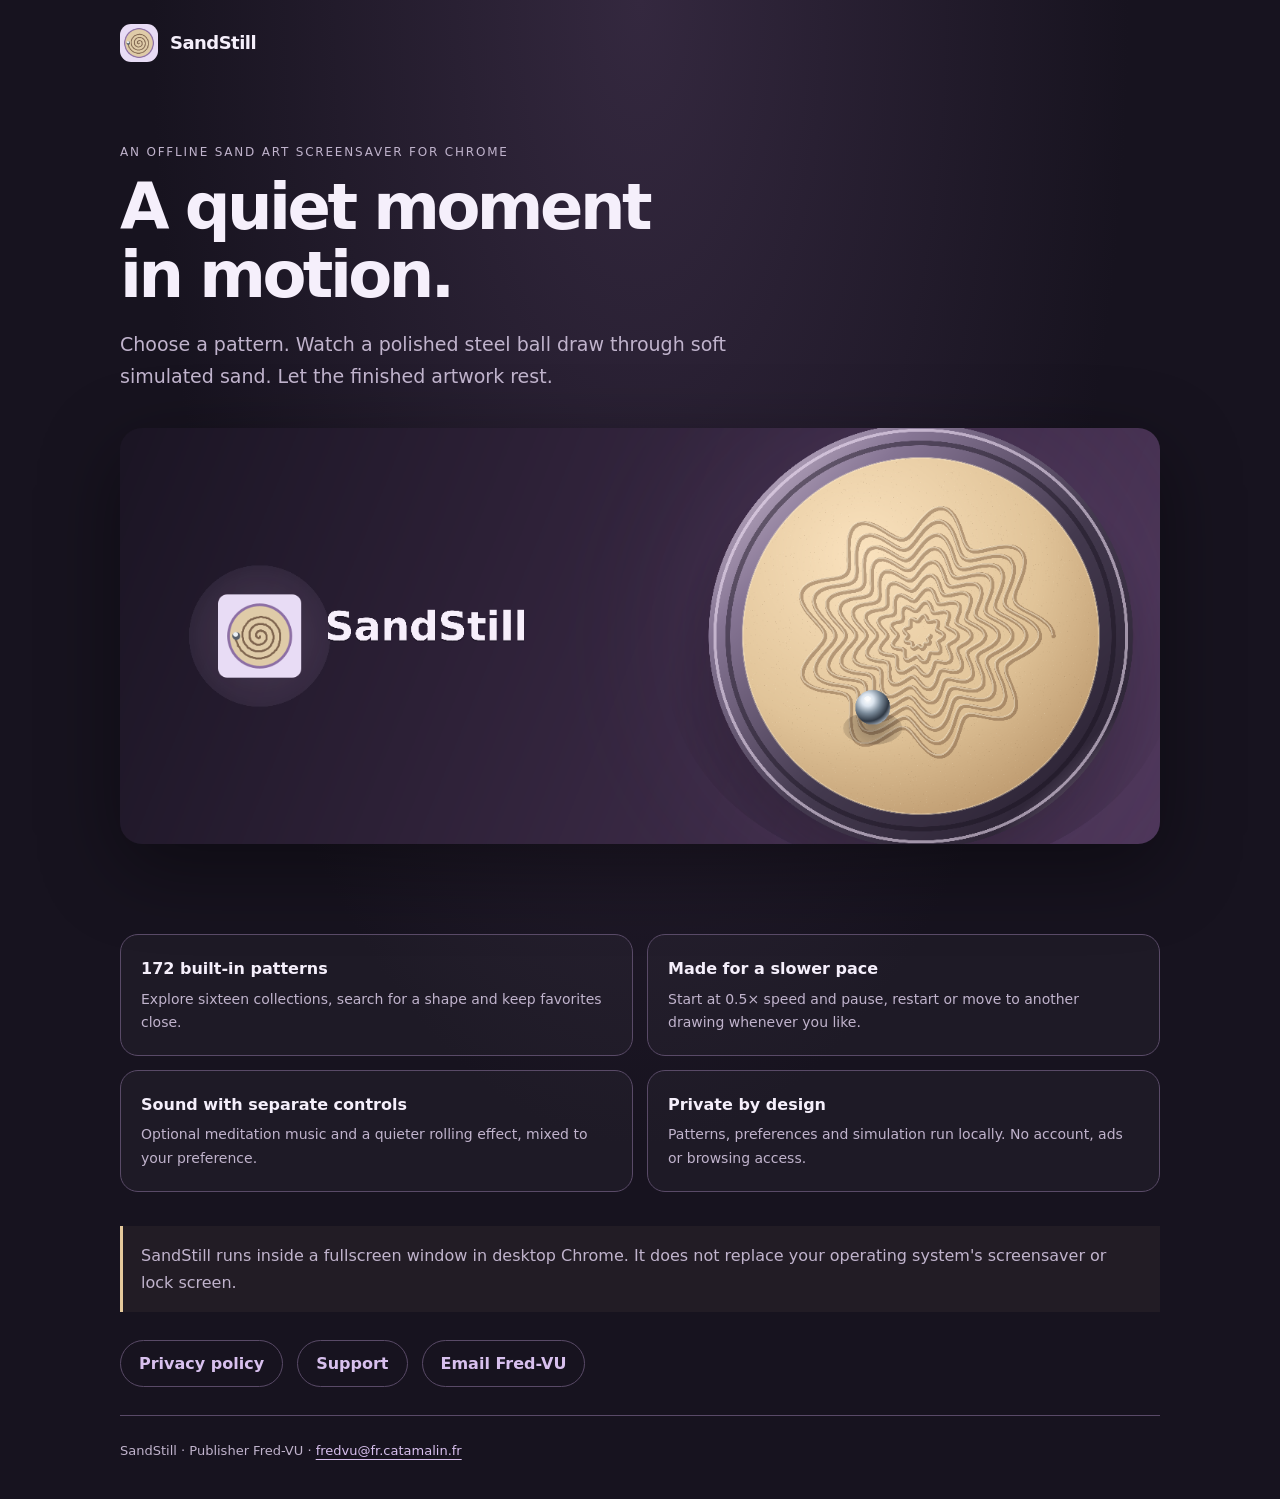
<file: index.html>
<!doctype html>
<html lang="en">
<head>
<meta charset="utf-8"><meta name="viewport" content="width=device-width,initial-scale=1">
<meta name="description" content="SandStill is an offline fullscreen sand art screensaver for desktop Chrome, with 172 patterns and gentle optional audio.">
<title>SandStill — A quiet moment in motion</title><link rel="icon" href="assets/icon-128.png"><link rel="stylesheet" href="styles.css">
</head>
<body>
<header><a class="brand" href="./"><img src="assets/icon-128.png" alt=""><span>SandStill</span></a></header>
<main>
<section class="hero"><p class="eyebrow">An offline sand art screensaver for Chrome</p><h1>A quiet moment<br>in motion.</h1><p class="lede">Choose a pattern. Watch a polished steel ball draw through soft simulated sand. Let the finished artwork rest.</p><img src="assets/marquee-promo-1400x560.png" alt="A silver ball resting on a circular sand tray with a flowing geometric groove."></section>
<section class="grid" aria-label="Features">
<article class="card"><strong>172 built-in patterns</strong><p>Explore sixteen collections, search for a shape and keep favorites close.</p></article>
<article class="card"><strong>Made for a slower pace</strong><p>Start at 0.5× speed and pause, restart or move to another drawing whenever you like.</p></article>
<article class="card"><strong>Sound with separate controls</strong><p>Optional meditation music and a quieter rolling effect, mixed to your preference.</p></article>
<article class="card"><strong>Private by design</strong><p>Patterns, preferences and simulation run locally. No account, ads or browsing access.</p></article>
</section>
<p class="notice">SandStill runs inside a fullscreen window in desktop Chrome. It does not replace your operating system's screensaver or lock screen.</p>
<div class="links"><a class="pill" href="privacy/">Privacy policy</a><a class="pill" href="support/">Support</a><a class="pill" href="mailto:fredvu@fr.catamalin.fr">Email Fred-VU</a></div>
</main>
<footer><p>SandStill · Publisher Fred-VU · <a href="mailto:fredvu@fr.catamalin.fr">fredvu@fr.catamalin.fr</a></p></footer>
</body></html>
</file>
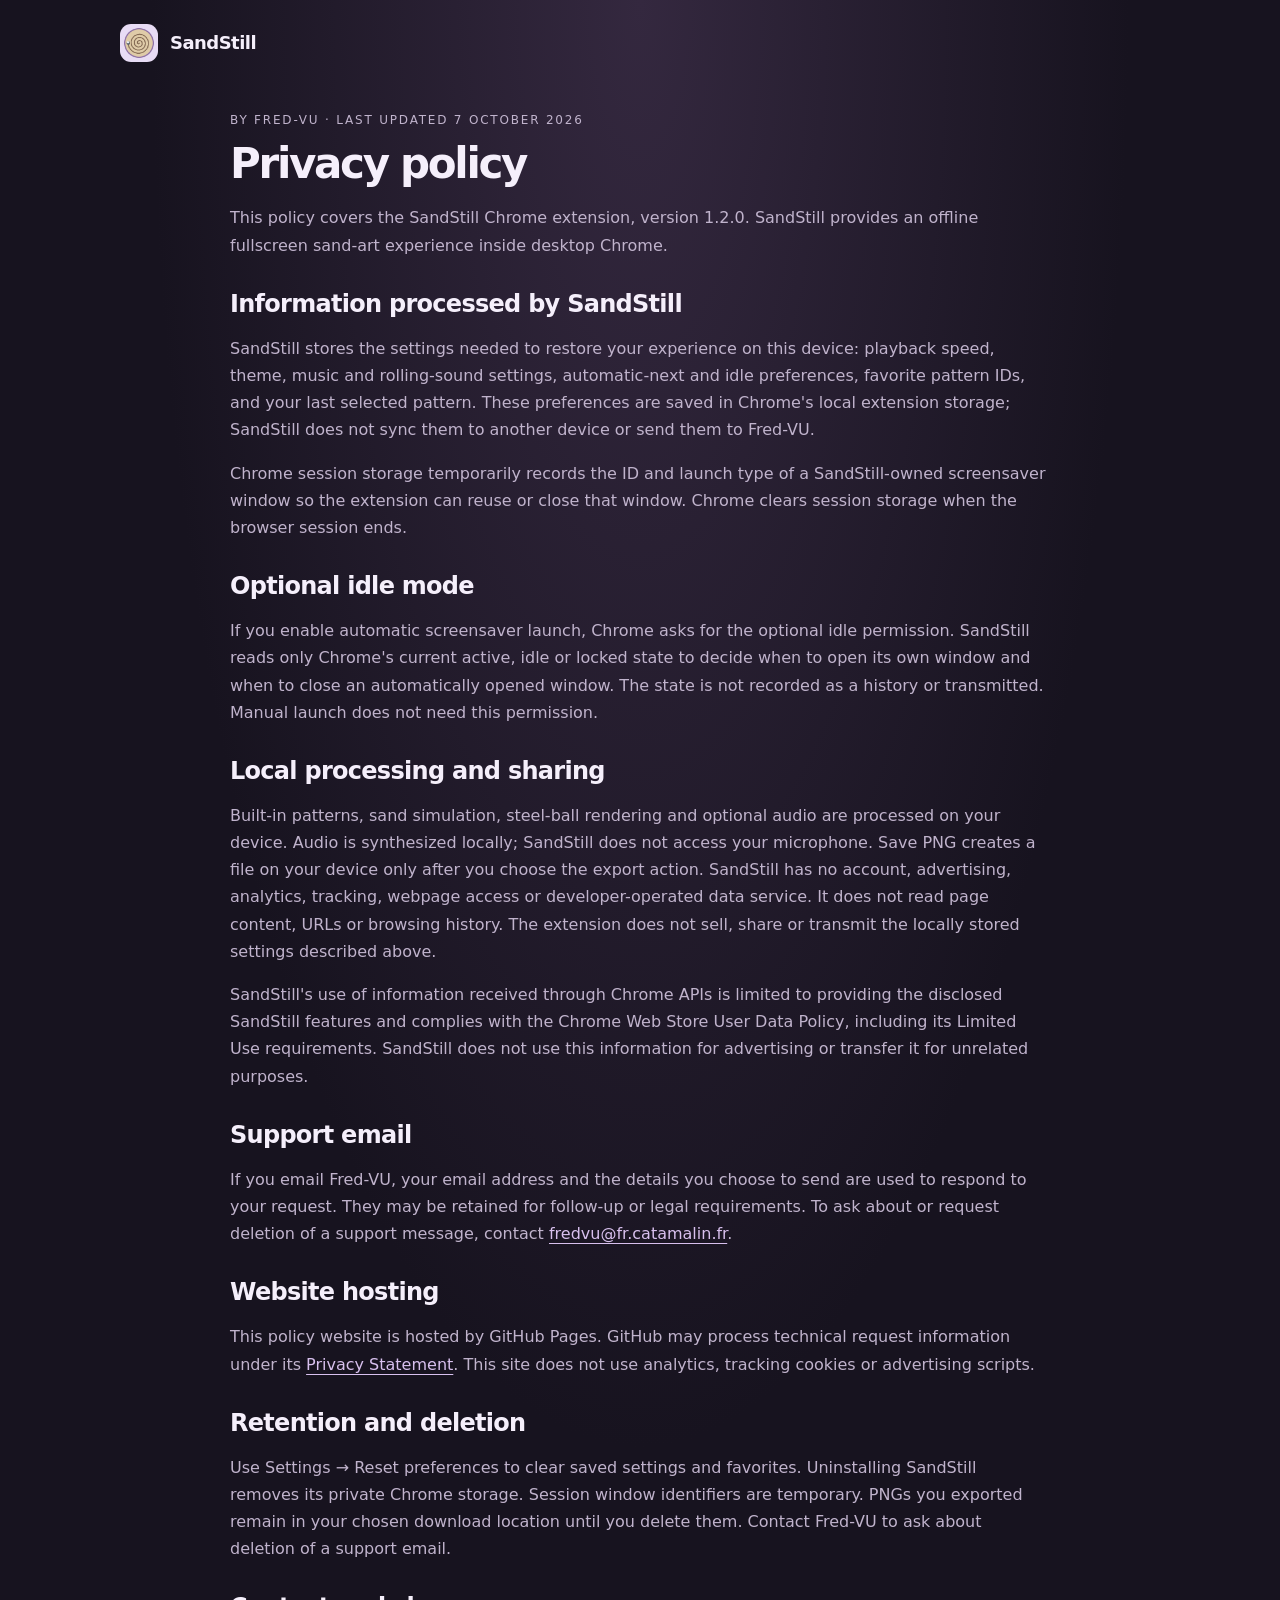
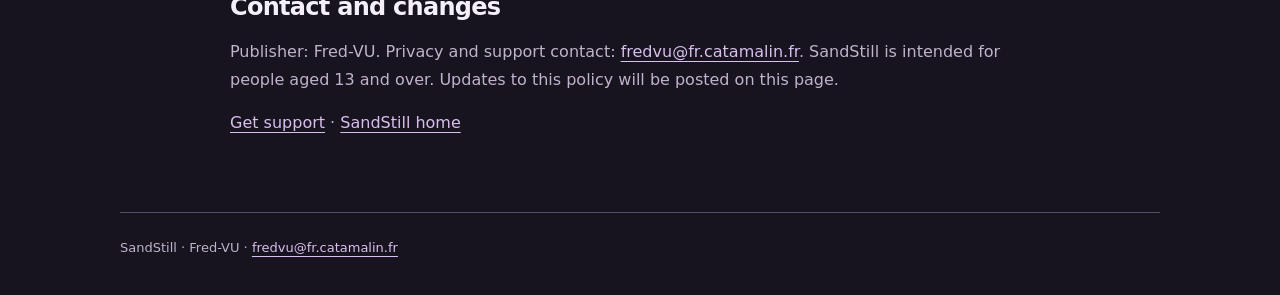
<file: privacy/index.html>
<!doctype html>
<html lang="en">
<head>
<meta charset="utf-8"><meta name="viewport" content="width=device-width,initial-scale=1">
<meta name="description" content="Privacy policy for SandStill - Sand Art Screensaver, published by Fred-VU.">
<title>SandStill Privacy Policy</title><link rel="icon" href="../assets/icon-128.png"><link rel="stylesheet" href="../styles.css">
</head>
<body>
<header><a class="brand" href="../"><img src="../assets/icon-128.png" alt=""><span>SandStill</span></a></header>
<main class="content">
<p class="eyebrow">By Fred-VU · Last updated 7 October 2026</p><h1>Privacy policy</h1>
<p>This policy covers the SandStill Chrome extension, version 1.2.0. SandStill provides an offline fullscreen sand-art experience inside desktop Chrome.</p>
<h2>Information processed by SandStill</h2>
<p>SandStill stores the settings needed to restore your experience on this device: playback speed, theme, music and rolling-sound settings, automatic-next and idle preferences, favorite pattern IDs, and your last selected pattern. These preferences are saved in Chrome's local extension storage; SandStill does not sync them to another device or send them to Fred-VU.</p>
<p>Chrome session storage temporarily records the ID and launch type of a SandStill-owned screensaver window so the extension can reuse or close that window. Chrome clears session storage when the browser session ends.</p>
<h2>Optional idle mode</h2>
<p>If you enable automatic screensaver launch, Chrome asks for the optional idle permission. SandStill reads only Chrome's current active, idle or locked state to decide when to open its own window and when to close an automatically opened window. The state is not recorded as a history or transmitted. Manual launch does not need this permission.</p>
<h2>Local processing and sharing</h2>
<p>Built-in patterns, sand simulation, steel-ball rendering and optional audio are processed on your device. Audio is synthesized locally; SandStill does not access your microphone. Save PNG creates a file on your device only after you choose the export action. SandStill has no account, advertising, analytics, tracking, webpage access or developer-operated data service. It does not read page content, URLs or browsing history. The extension does not sell, share or transmit the locally stored settings described above.</p>
<p>SandStill's use of information received through Chrome APIs is limited to providing the disclosed SandStill features and complies with the Chrome Web Store User Data Policy, including its Limited Use requirements. SandStill does not use this information for advertising or transfer it for unrelated purposes.</p>
<h2>Support email</h2>
<p>If you email Fred-VU, your email address and the details you choose to send are used to respond to your request. They may be retained for follow-up or legal requirements. To ask about or request deletion of a support message, contact <a href="mailto:fredvu@fr.catamalin.fr">fredvu@fr.catamalin.fr</a>.</p>
<h2>Website hosting</h2>
<p>This policy website is hosted by GitHub Pages. GitHub may process technical request information under its <a href="https://docs.github.com/en/site-policy/privacy-policies/github-general-privacy-statement" target="_blank" rel="noopener">Privacy Statement</a>. This site does not use analytics, tracking cookies or advertising scripts.</p>
<h2>Retention and deletion</h2>
<p>Use Settings → Reset preferences to clear saved settings and favorites. Uninstalling SandStill removes its private Chrome storage. Session window identifiers are temporary. PNGs you exported remain in your chosen download location until you delete them. Contact Fred-VU to ask about deletion of a support email.</p>
<h2>Contact and changes</h2>
<p>Publisher: Fred-VU. Privacy and support contact: <a href="mailto:fredvu@fr.catamalin.fr">fredvu@fr.catamalin.fr</a>. SandStill is intended for people aged 13 and over. Updates to this policy will be posted on this page.</p>
<p><a href="../support/">Get support</a> · <a href="../">SandStill home</a></p>
</main>
<footer><p>SandStill · Fred-VU · <a href="mailto:fredvu@fr.catamalin.fr">fredvu@fr.catamalin.fr</a></p></footer>
</body></html>
</file>
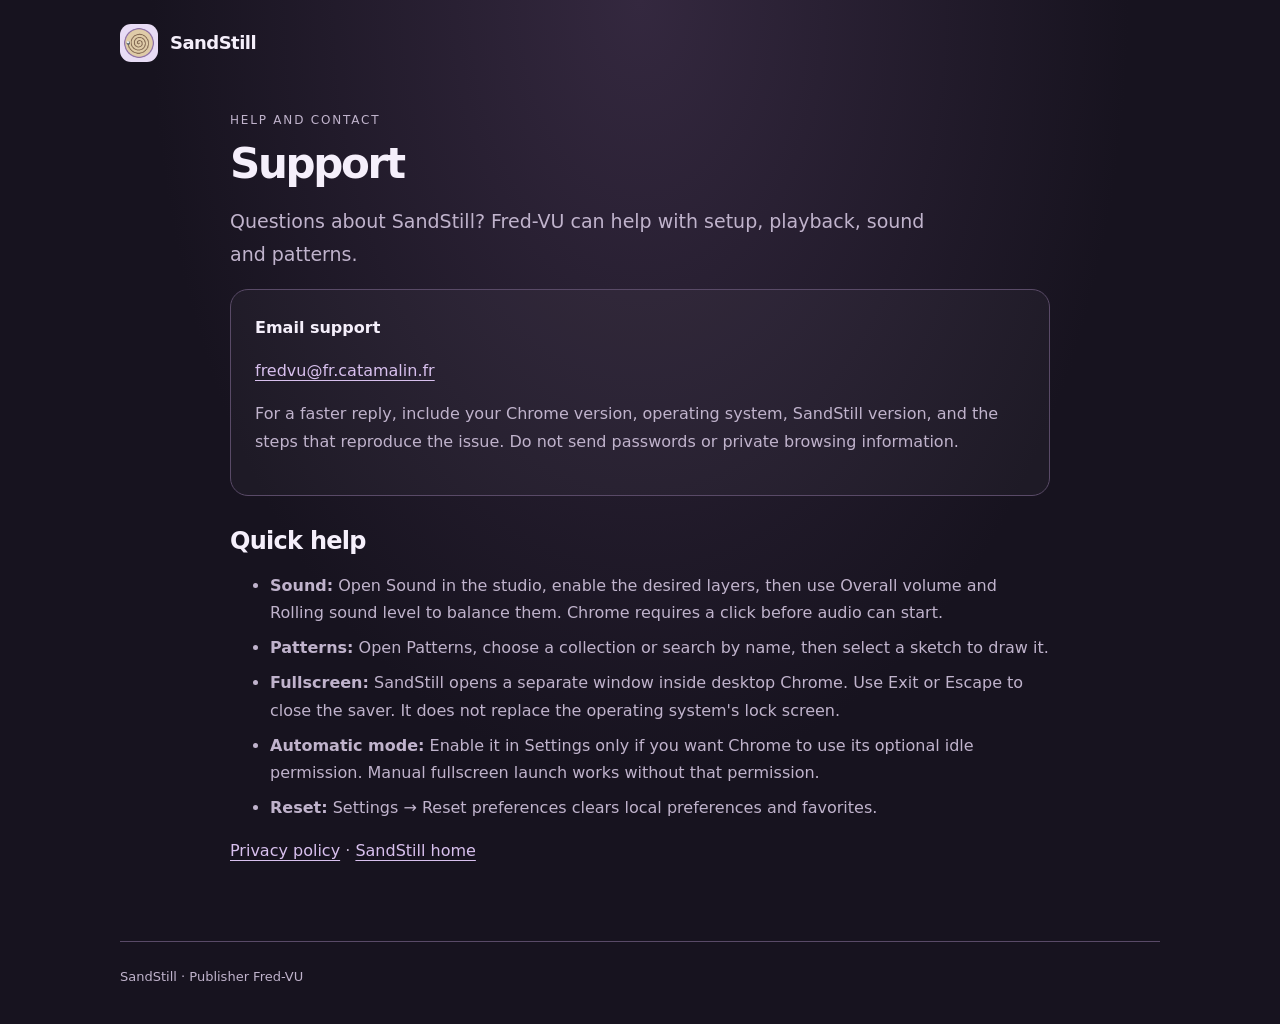
<file: support/index.html>
<!doctype html>
<html lang="en">
<head>
<meta charset="utf-8"><meta name="viewport" content="width=device-width,initial-scale=1">
<meta name="description" content="Get help with SandStill Chrome, the fullscreen sand art screensaver by Fred-VU.">
<title>SandStill Support</title><link rel="icon" href="../assets/icon-128.png"><link rel="stylesheet" href="../styles.css">
</head>
<body>
<header><a class="brand" href="../"><img src="../assets/icon-128.png" alt=""><span>SandStill</span></a></header>
<main class="content">
<p class="eyebrow">Help and contact</p><h1>Support</h1>
<p class="lede">Questions about SandStill? Fred-VU can help with setup, playback, sound and patterns.</p>
<div class="contact"><strong>Email support</strong><p><a href="mailto:fredvu@fr.catamalin.fr">fredvu@fr.catamalin.fr</a></p><p>For a faster reply, include your Chrome version, operating system, SandStill version, and the steps that reproduce the issue. Do not send passwords or private browsing information.</p></div>
<h2>Quick help</h2>
<ul>
<li><strong>Sound:</strong> Open Sound in the studio, enable the desired layers, then use Overall volume and Rolling sound level to balance them. Chrome requires a click before audio can start.</li>
<li><strong>Patterns:</strong> Open Patterns, choose a collection or search by name, then select a sketch to draw it.</li>
<li><strong>Fullscreen:</strong> SandStill opens a separate window inside desktop Chrome. Use Exit or Escape to close the saver. It does not replace the operating system's lock screen.</li>
<li><strong>Automatic mode:</strong> Enable it in Settings only if you want Chrome to use its optional idle permission. Manual fullscreen launch works without that permission.</li>
<li><strong>Reset:</strong> Settings → Reset preferences clears local preferences and favorites.</li>
</ul>
<p><a href="../privacy/">Privacy policy</a> · <a href="../">SandStill home</a></p>
</main>
<footer><p>SandStill · Publisher Fred-VU</p></footer>
</body></html>
</file>
<file: styles.css>
:root{color-scheme:dark;--bg:#17131f;--panel:#272031;--ink:#f5effb;--muted:#c0b3cc;--line:#594a67;--accent:#d8c0ee;--sand:#e5c99c;font:16px/1.7 system-ui,-apple-system,"Segoe UI",sans-serif}*{box-sizing:border-box}body{margin:0;background:radial-gradient(ellipse at 50% 0,#34283f 0,var(--bg) 54%);color:var(--ink)}a{color:var(--accent);text-underline-offset:4px}a:hover{color:#fff}header,main,footer{width:min(1040px,calc(100% - 40px));margin-inline:auto}.brand{display:flex;align-items:center;gap:12px;padding:24px 0;color:var(--ink);text-decoration:none;font-size:18px;font-weight:650;letter-spacing:-.03em}.brand img{width:38px;height:38px;border-radius:11px}.hero{padding:44px 0 56px}.eyebrow{font-size:12px;letter-spacing:.15em;text-transform:uppercase;color:var(--muted)}h1{font-size:clamp(36px,6vw,64px);line-height:1.05;letter-spacing:-.055em;margin:12px 0 18px}h2{font-size:24px;line-height:1.25;letter-spacing:-.03em;margin:38px 0 12px}p,li{color:var(--muted)}.lede{font-size:19px;max-width:700px}.hero img{display:block;width:100%;height:auto;border-radius:22px;margin-top:36px;box-shadow:0 24px 80px #0006}.grid{display:grid;grid-template-columns:repeat(2,minmax(0,1fr));gap:14px;margin:34px 0}.card{padding:20px;border:1px solid var(--line);background:#ffffff08;border-radius:18px}.card strong{display:block;color:var(--ink);font-size:16px;margin-bottom:5px}.card p{margin:0;font-size:14px}.links{display:flex;flex-wrap:wrap;gap:14px;margin:28px 0}.pill{display:inline-flex;min-height:46px;align-items:center;padding:9px 18px;border:1px solid var(--line);border-radius:999px;text-decoration:none;font-weight:600}.pill.primary{background:var(--accent);color:#251b30;border-color:transparent}main.content{padding:12px 0 60px;max-width:820px}.content h1{font-size:42px}.content h2{margin-top:30px}.content li{margin:8px 0}.contact{padding:24px;border:1px solid var(--line);background:#ffffff08;border-radius:18px;overflow-wrap:anywhere}.notice{padding:16px 18px;border-left:3px solid var(--sand);background:#e5c99c0d;color:var(--muted)}footer{border-top:1px solid var(--line);padding:24px 0 36px;color:var(--muted);font-size:13px}footer p{margin:0}@media(max-width:640px){header,main,footer{width:calc(100% - 32px)}.hero{padding-top:28px}.hero img{border-radius:14px;margin-top:24px}.grid{grid-template-columns:1fr}.content h1{font-size:34px}}
</file>
